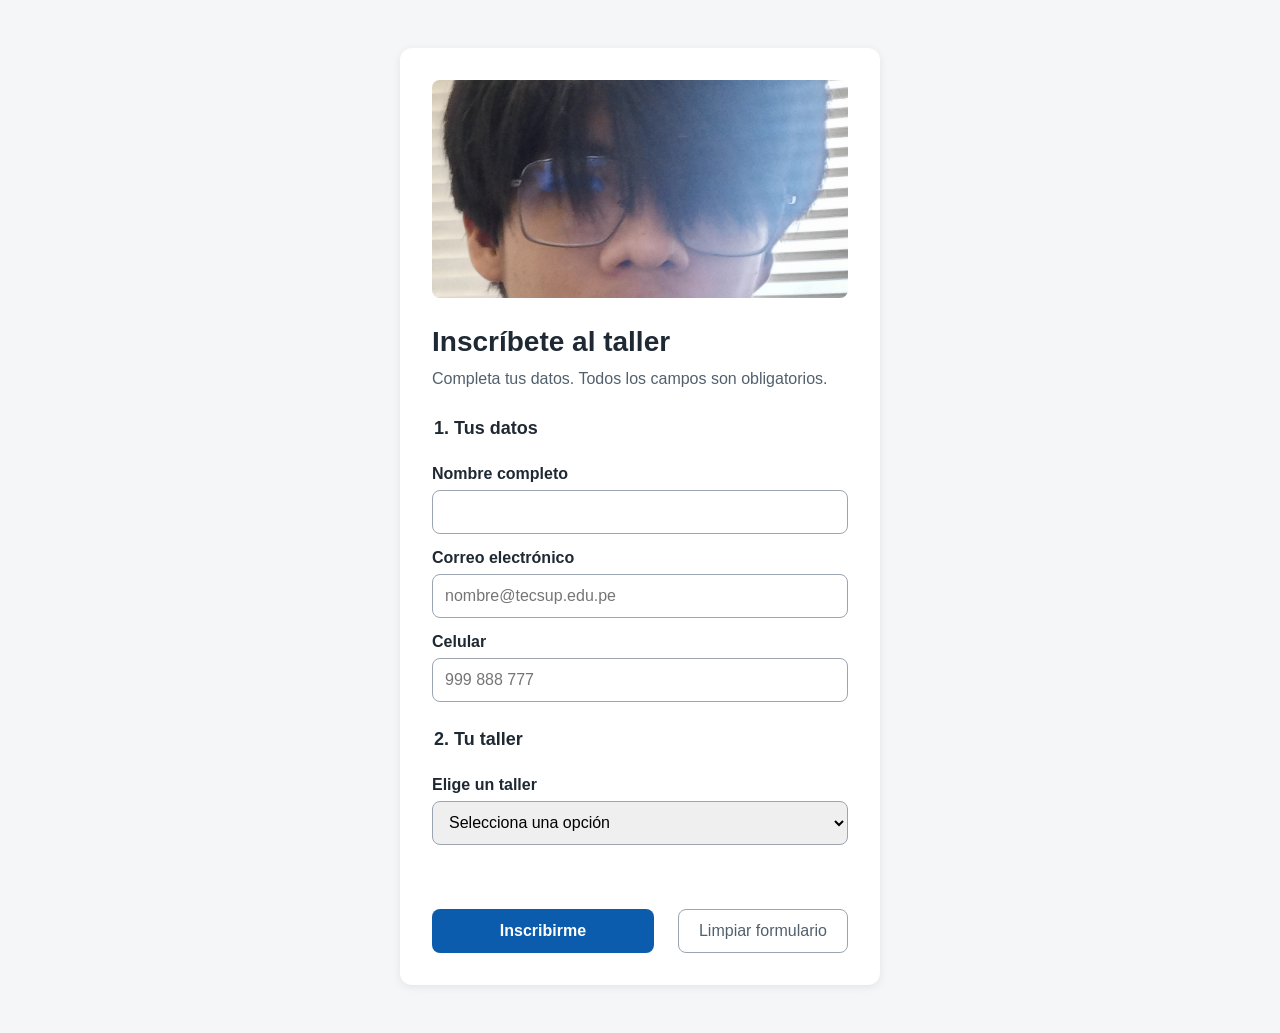
<file: index.html>
<!DOCTYPE html>
<html lang="es">
  <head>
    <meta charset="UTF-8" />
    <meta name="viewport" content="width=device-width, initial-scale=1.0" />
    <title>Inscripción al taller</title>
    <link rel="stylesheet" href="estilos.css" />
  </head>
  <body>
    <main class="tarjeta">
      <img
        src="img/banner.png.jpg"
        alt="Estudiantes programando en el laboratorio"
      />
      <h1>Inscríbete al taller</h1>
      <p class="ayuda">
        Completa tus datos. Todos los campos son obligatorios.
      </p>

      <form id="formulario" novalidate>
        <fieldset>
          <legend>1. Tus datos</legend>
          <label for="nombre">Nombre completo</label>
          <input id="nombre" type="text" autocomplete="name" required />

          <label for="correo">Correo electrónico</label>
          <input
            id="correo"
            type="email"
            autocomplete="email"
            placeholder="nombre@tecsup.edu.pe"
            required
          />

          <label for="telefono">Celular</label>
          <input id="telefono" type="tel" placeholder="999 888 777" required />
        </fieldset>

        <fieldset>
          <legend>2. Tu taller</legend>
          <label for="taller">Elige un taller</label>
          <select id="taller" required>
            <option value="">Selecciona una opción</option>
            <optgroup label="Control de versiones">
              <option>Git</option>
              <option>GitHub</option>
              <option>Markdown</option>
            </optgroup>
            <optgroup label="Desarrollo web">
              <option>HTML</option>
              <option>CSS</option>
              <option>JavaScript</option>
              <option>React</option>
              <option>Node.js</option>
              <option>APIs</option>
            </optgroup>
            <optgroup label="Diseño y calidad">
              <option>Figma</option>
              <option>Accesibilidad</option>
              <option>Testing</option>
            </optgroup>
          </select>
        </fieldset>

        <p id="mensaje" class="mensaje" role="status"></p>

        <div class="acciones">
          <button type="submit" class="boton-principal">Inscribirme</button>
          <button type="reset" class="boton-secundario">
            Limpiar formulario
          </button>
        </div>
      </form>
    </main>
    <script src="app.js"></script>
  </body>
</html>
</file>
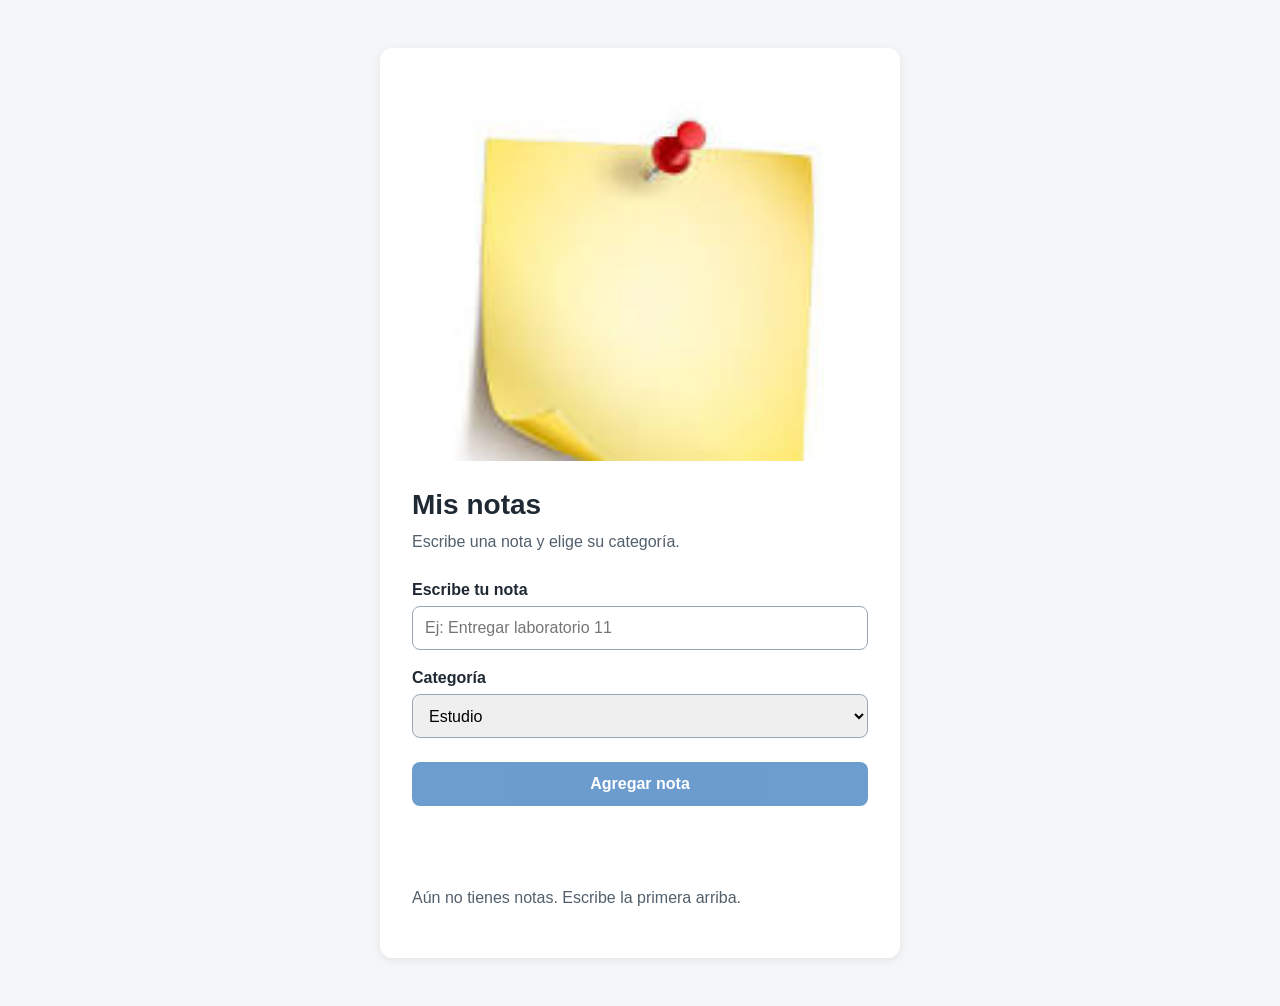
<file: docs/index.html>
<!DOCTYPE html>
<html lang="es">
  <head>
    <meta charset="UTF-8" />
    <meta name="viewport" content="width=device-width, initial-scale=1.0" />
    <title>Mis notas</title>
    <link rel="stylesheet" href="estilos.css" />
  </head>
  <body>
    <main class="tarjeta">
      <img
        src="img/descarga.jfif"
        alt="Escritorio con cuaderno y laptop para tomar notas"
      />
      <h1>Mis notas</h1>
      <p class="ayuda">Escribe una nota y elige su categoría.</p>

      <form id="formulario">
        <label for="nota">Escribe tu nota</label>
        <input
          id="nota"
          type="text"
          autocomplete="off"
          placeholder="Ej: Entregar laboratorio 11"
        />

        <label for="categoria">Categoría</label>
        <select id="categoria">
          <option>Estudio</option>
          <option>Trabajo</option>
          <option>Personal</option>
        </select>

        <button type="submit" id="agregar" class="boton-principal" disabled>
          Agregar nota
        </button>
      </form>

      <p id="mensaje" class="mensaje" role="status"></p>
      <section id="lista" aria-label="Lista de notas"></section>
    </main>
    <script src="app.js"></script>
  </body>
</html>
</file>
<file: estilos.css>
:root {
  --color-primario: #0b5cad;
  --color-texto: #1f2933;
  --color-suave: #52606d;
  --color-borde: #9aa5b1;
  --color-fondo: #f4f6f8;
  --color-error: #b42318;
  --color-exito: #067647;
  --espacio: 16px;
}

* {
  box-sizing: border-box;
}

body {
  margin: 0;
  padding: var(--espacio);
  font-family: Arial, Helvetica, sans-serif;
  font-size: 16px;
  line-height: 1.5;
  color: var(--color-texto);
  background: var(--color-fondo);
}

.tarjeta {
  max-width: 480px;
  margin: 32px auto;
  padding: 32px;
  background: #ffffff;
  border-radius: 12px;
  box-shadow: 0 2px 8px rgba(0, 0, 0, 0.08);
}

.tarjeta img {
  width: 100%;
  border-radius: 8px;
}

h1 {
  font-size: 28px;
  margin: 16px 0 4px;
}
.ayuda {
  color: var(--color-suave);
  margin: 0 0 24px;
}

fieldset {
  border: none;
  padding: 0;
  margin: 0 0 24px;
}
legend {
  font-size: 18px;
  font-weight: bold;
  margin-bottom: 8px;
}
label {
  display: block;
  font-weight: bold;
  margin: 12px 0 4px;
}

input,
select {
  width: 100%;
  min-height: 44px;
  padding: 8px 12px;
  font-size: 16px;
  border: 1px solid var(--color-borde);
  border-radius: 8px;
}

.validado input:invalid,
.validado select:invalid {
  border: 2px solid var(--color-error);
}

.acciones {
  display: flex;
  gap: 24px;
  flex-wrap: wrap;
}

button {
  min-height: 44px;
  padding: 10px 20px;
  font-size: 16px;
  border-radius: 8px;
  cursor: pointer;
}

.boton-principal {
  flex: 1;
  background: var(--color-primario);
  color: #ffffff;
  border: none;
  font-weight: bold;
}

.boton-principal:disabled {
  opacity: 0.6;
  cursor: wait;
}

.boton-secundario {
  background: transparent;
  color: var(--color-suave);
  border: 1px solid var(--color-borde);
}

:focus-visible {
  outline: 3px solid #f59e0b;
  outline-offset: 2px;
}

.mensaje {
  min-height: 24px;
  font-weight: bold;
}
.mensaje.error {
  color: var(--color-error);
}
.mensaje.exito {
  color: var(--color-exito);
}
.mensaje.info {
  color: var(--color-primario);
}
</file>
<file: docs/estilos.css>
:root {
  --color-primario: #0b5cad;
  --color-texto: #1f2933;
  --color-suave: #52606d;
  --color-borde: #9aa5b1;
  --color-fondo: #f4f6f8;
  --color-error: #b42318;
  --color-exito: #067647;
  --espacio: 16px;
}
* {
  box-sizing: border-box;
}
body {
  margin: 0;
  padding: var(--espacio);
  font-family: Arial, Helvetica, sans-serif;
  font-size: 16px;
  line-height: 1.5;
  color: var(--color-texto);
  background: var(--color-fondo);
}
.tarjeta {
  max-width: 520px;
  margin: 32px auto;
  padding: 32px;
  background: #fff;
  border-radius: 12px;
  box-shadow: 0 2px 8px rgba(0, 0, 0, 0.08);
}
.tarjeta img {
  width: 100%;
  border-radius: 8px;
}
h1 {
  font-size: 28px;
  margin: 16px 0 4px;
}
h2 {
  font-size: 18px;
  margin: 24px 0 8px;
}
.ayuda {
  color: var(--color-suave);
  margin: 0 0 24px;
}
label {
  display: block;
  font-weight: bold;
  margin: 16px 0 4px;
}
input,
select {
  width: 100%;
  min-height: 44px;
  padding: 8px 12px;
  font-size: 16px;
  border: 1px solid var(--color-borde);
  border-radius: 8px;
}
button {
  min-height: 44px;
  padding: 10px 20px;
  font-size: 16px;
  border-radius: 8px;
  cursor: pointer;
}
.boton-principal {
  width: 100%;
  margin-top: 24px;
  background: var(--color-primario);
  color: #fff;
  border: none;
  font-weight: bold;
}
.boton-principal:disabled {
  opacity: 0.6;
  cursor: not-allowed;
}
.boton-secundario {
  background: transparent;
  color: var(--color-suave);
  border: 1px solid var(--color-borde);
}
.boton-peligro {
  background: transparent;
  color: var(--color-error);
  border: 1px solid var(--color-error);
}
:focus-visible {
  outline: 3px solid #f59e0b;
  outline-offset: 2px;
}
.mensaje {
  min-height: 48px;
  font-weight: bold;
  margin: 16px 0 0;
  display: flex;
  gap: 16px;
  align-items: center;
  flex-wrap: wrap;
}
.mensaje.error {
  color: var(--color-error);
}
.mensaje.exito {
  color: var(--color-exito);
}
.mensaje.info {
  color: var(--color-primario);
}
ul {
  list-style: none;
  padding: 0;
  margin: 0;
}
li {
  display: flex;
  justify-content: space-between;
  align-items: center;
  gap: 16px;
  padding: 8px 0;
  border-bottom: 1px solid #e4e7eb;
}
.vacio {
  color: var(--color-suave);
}
</file>
